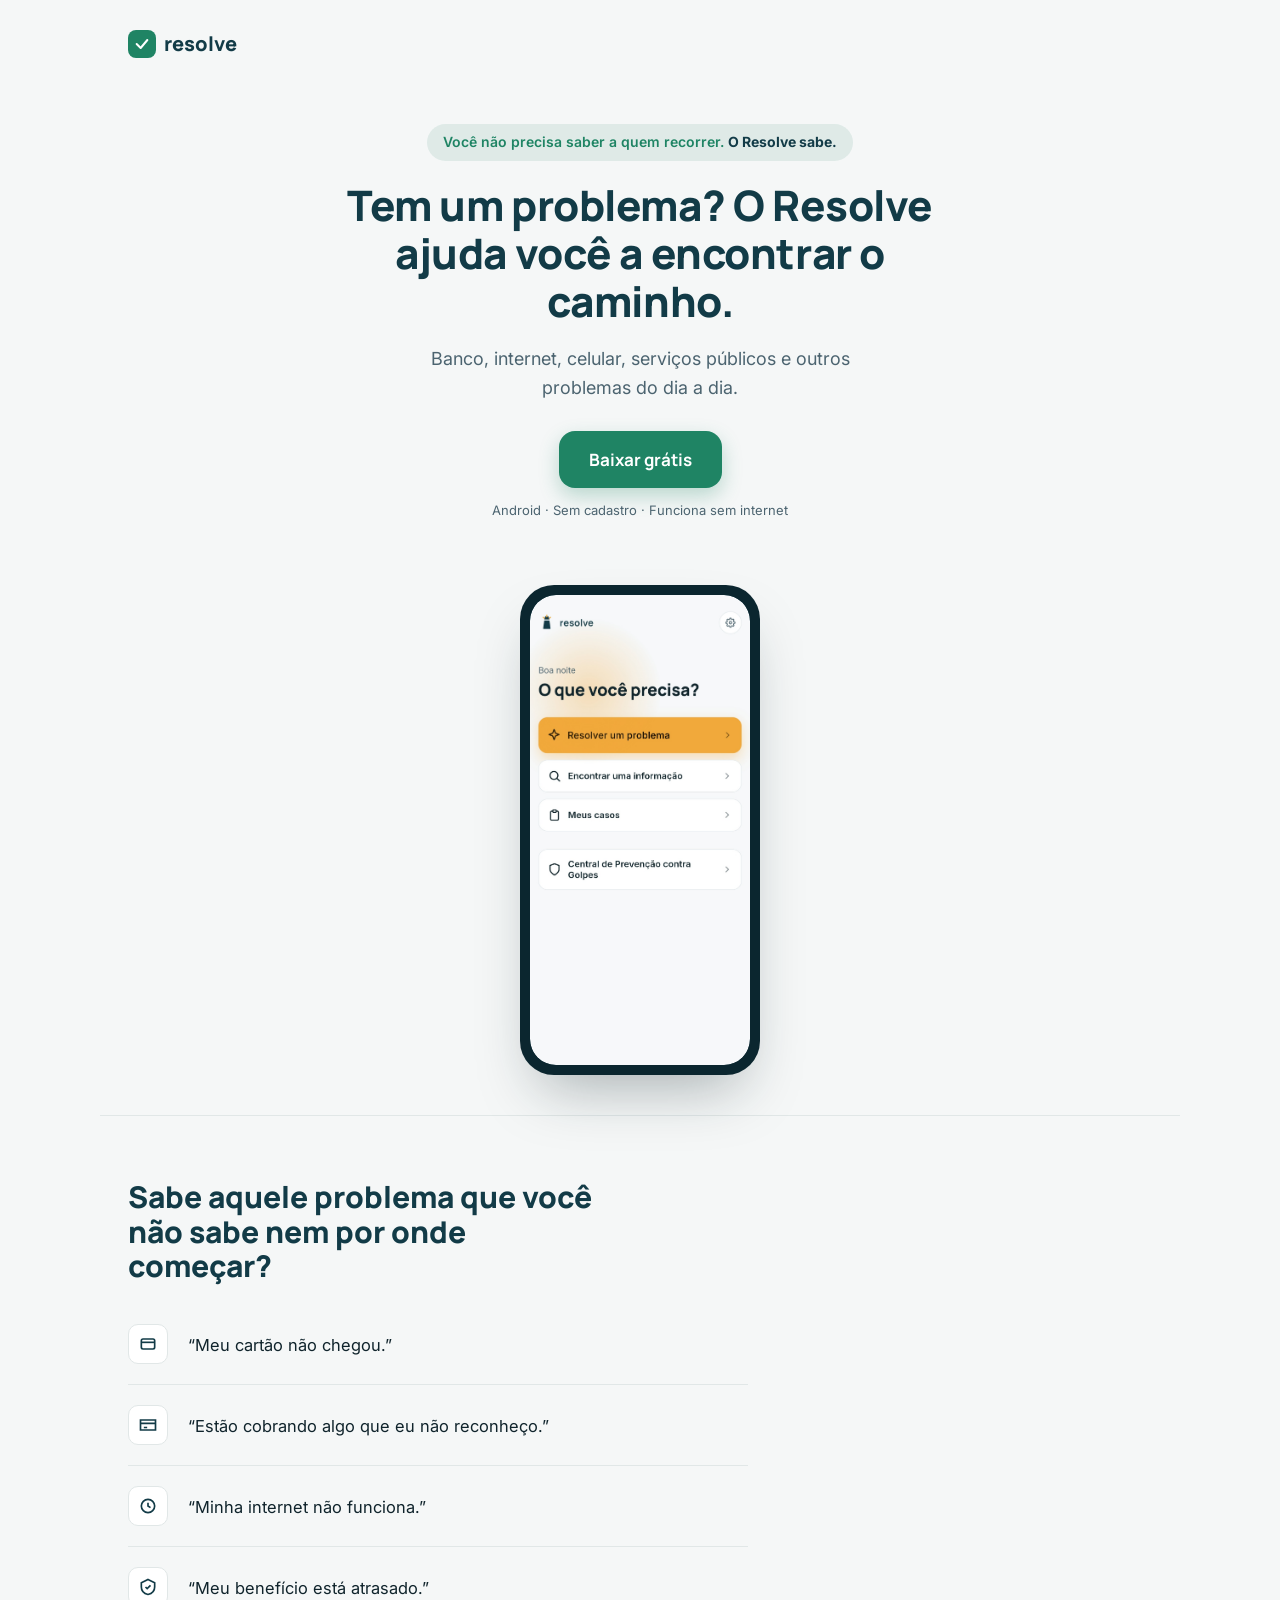
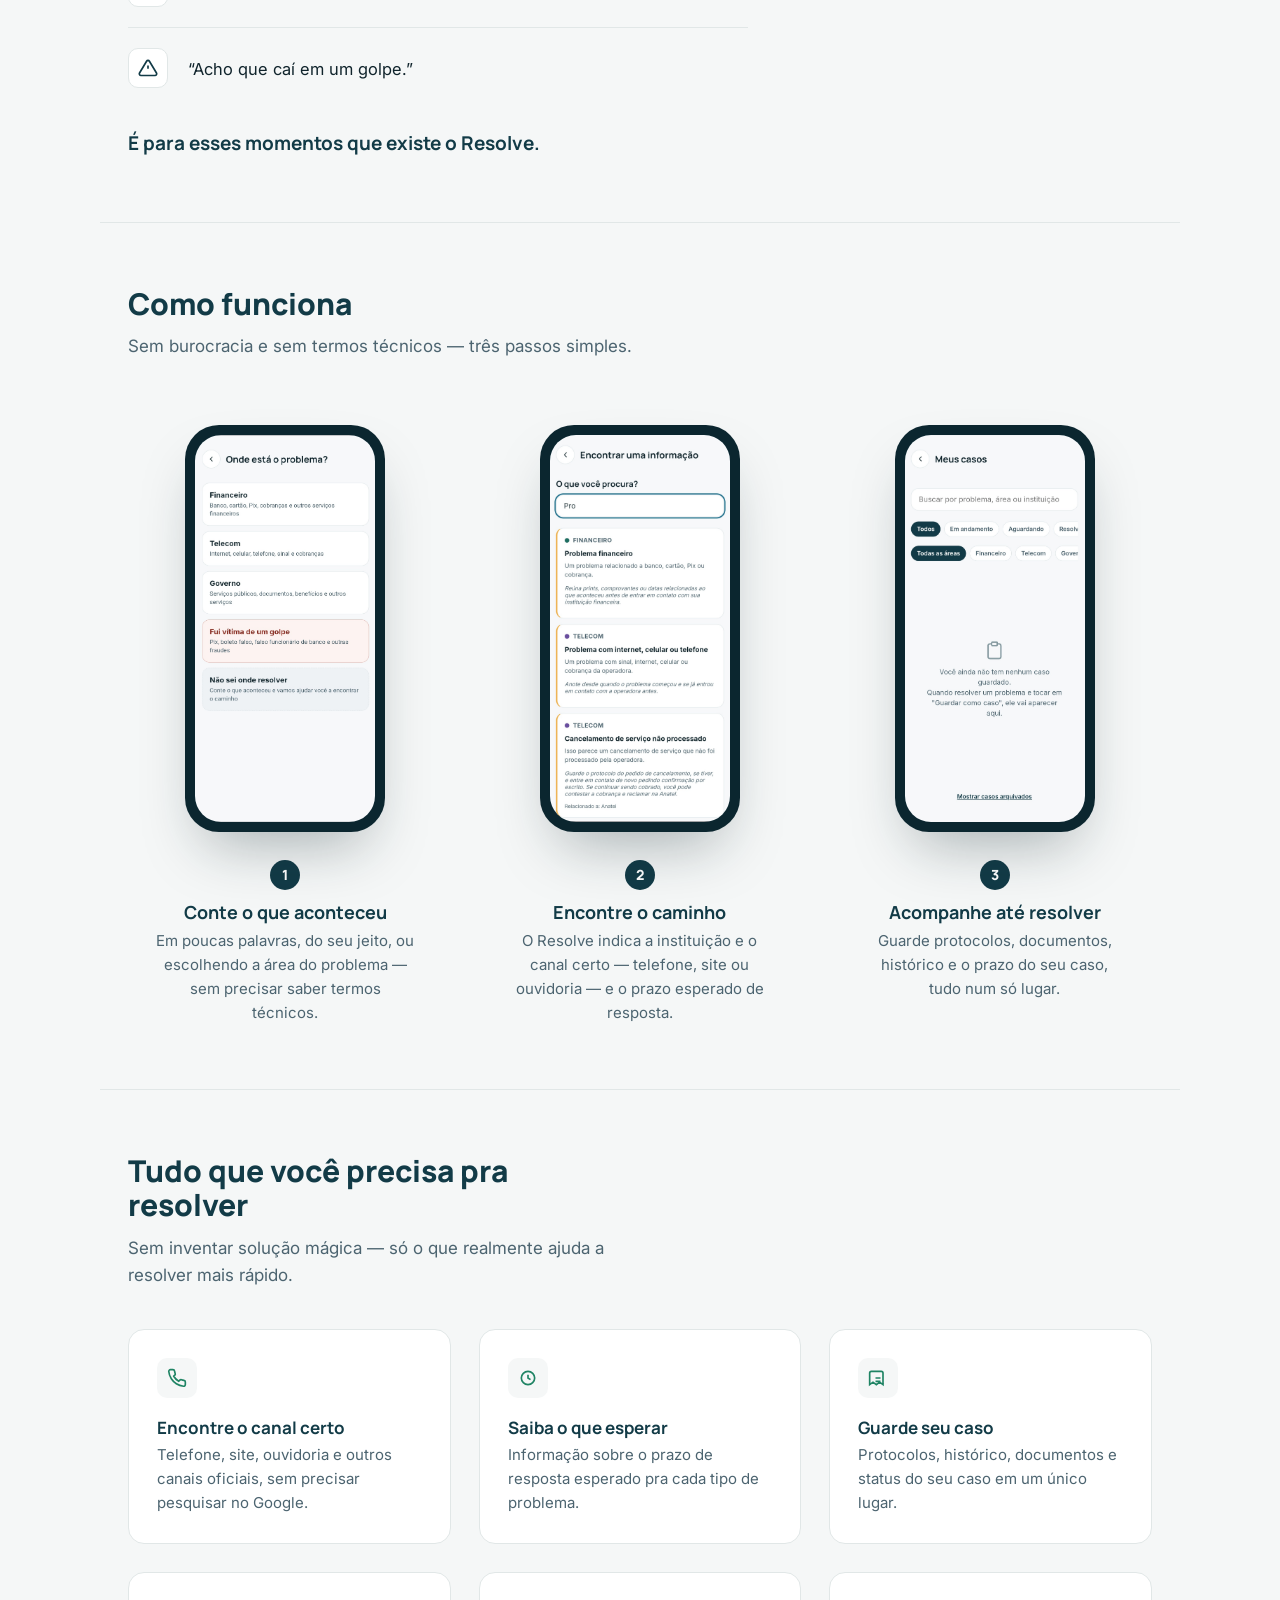
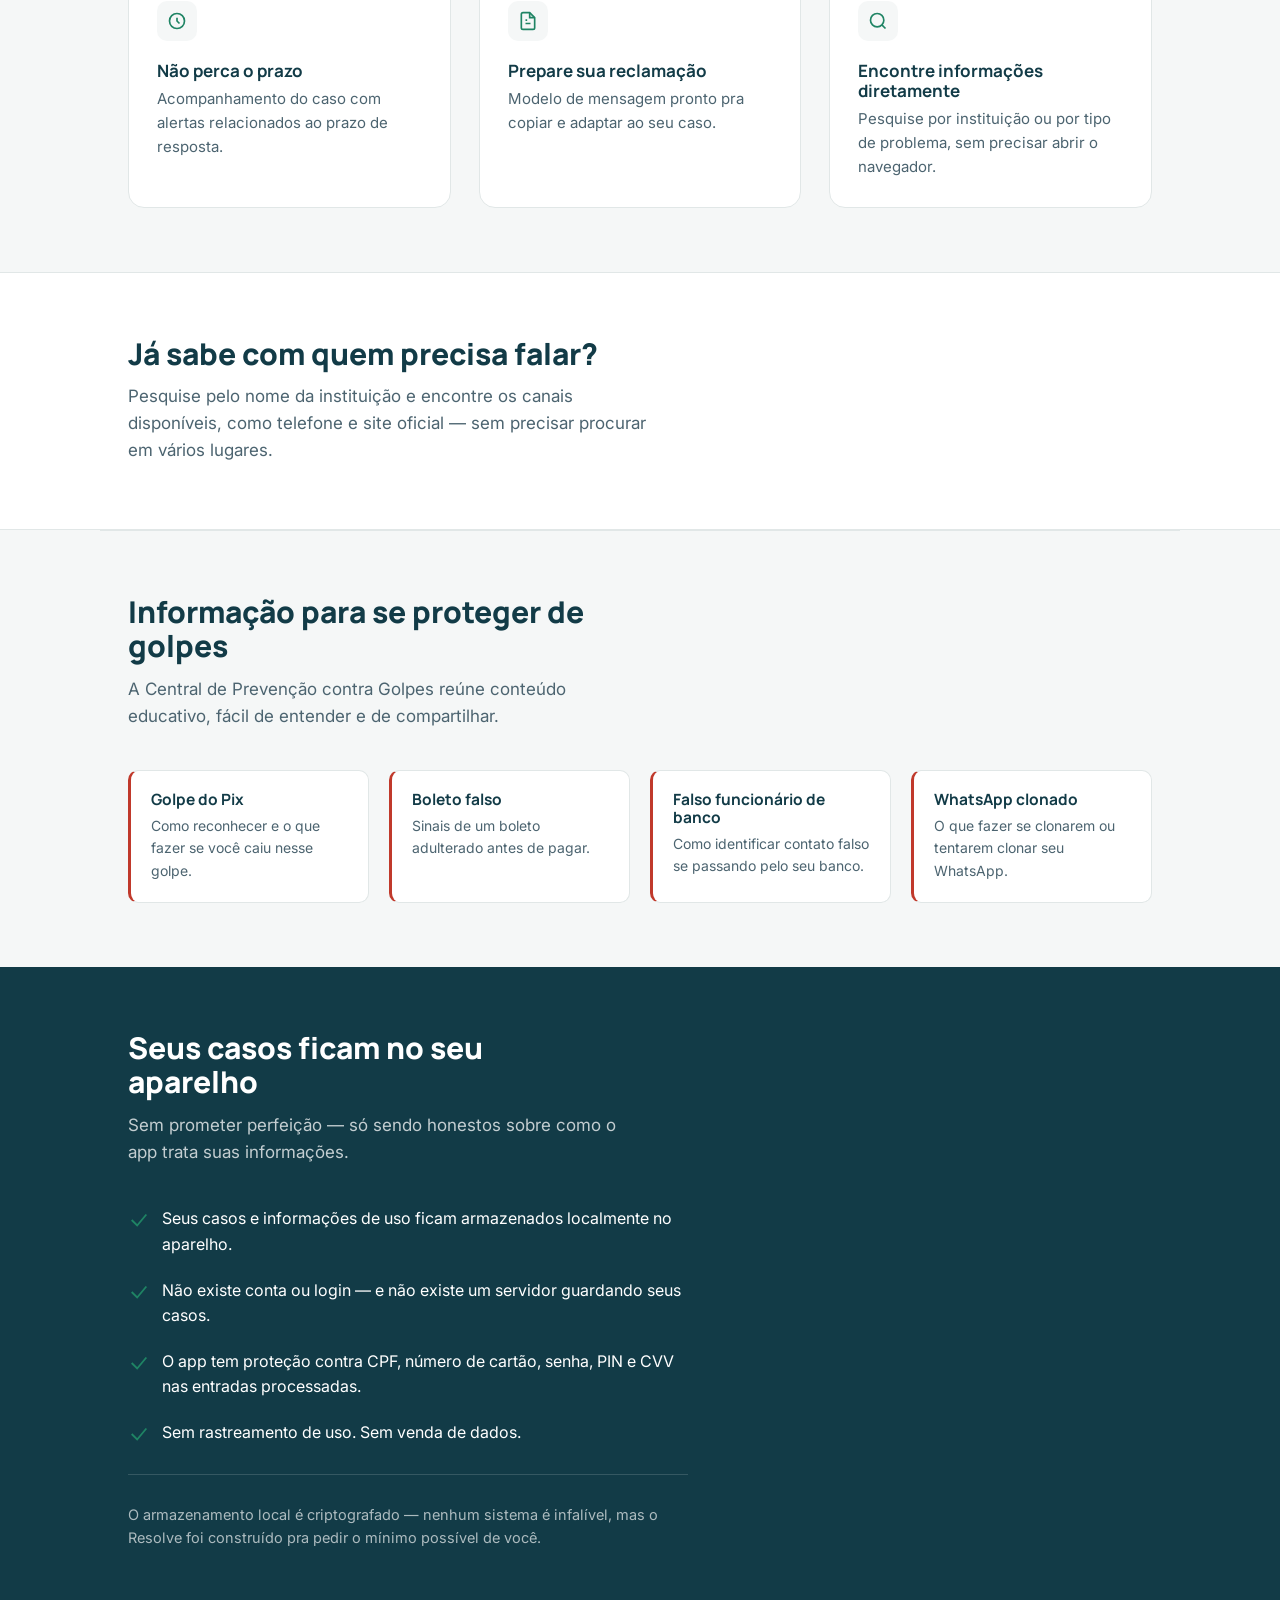
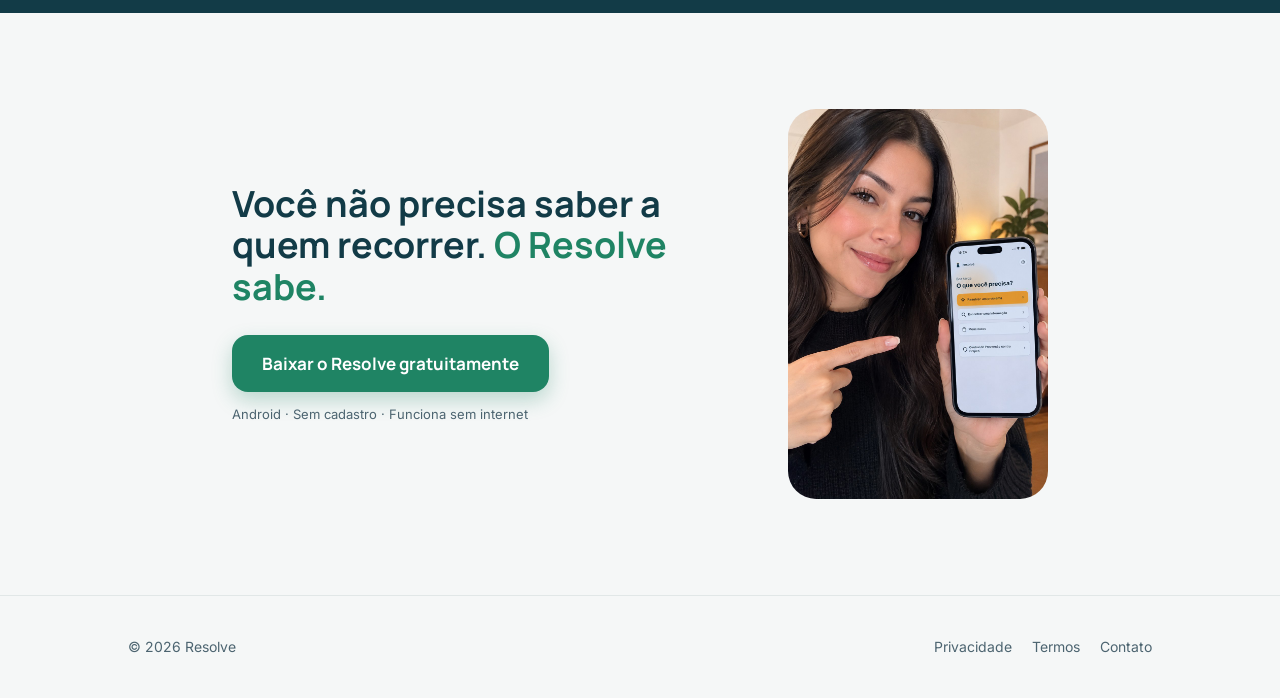
<file: index.html>
<!DOCTYPE html>
<html lang="pt-BR">
<head>
  <meta charset="UTF-8" />
  <meta name="viewport" content="width=device-width, initial-scale=1" />
  <title>Resolve — Você não precisa saber a quem recorrer</title>
  <meta name="description" content="O Resolve mostra o canal certo pra resolver problemas com banco, internet e serviços públicos — e ajuda a acompanhar até resolver." />

  <!-- Open Graph / Instagram, WhatsApp, Facebook -->
  <meta property="og:type" content="website" />
  <meta property="og:title" content="Resolve — Você não precisa saber a quem recorrer" />
  <meta property="og:description" content="O canal certo, o prazo certo, e o acompanhamento até resolver. Grátis, funciona sem internet." />
  <meta property="og:image" content="assets/og-image.png" />
  <meta name="twitter:card" content="summary_large_image" />

  <link rel="icon" href="assets/favicon.svg" type="image/svg+xml" />

  <link rel="preconnect" href="https://fonts.googleapis.com">
  <link rel="preconnect" href="https://fonts.gstatic.com" crossorigin>
  <link href="https://fonts.googleapis.com/css2?family=Inter:wght@400;500;600&family=Manrope:wght@700;800&display=swap" rel="stylesheet">

  <link rel="stylesheet" href="css/styles.css" />
</head>
<body>

  <header class="cabecalho">
    <div class="container">
      <a class="marca-site" href="#topo">
        <span class="marca-selo">
          <svg viewBox="0 0 24 24" fill="none" stroke="#fff" stroke-width="3" stroke-linecap="round" stroke-linejoin="round"><path d="M4 12l6 6L20 6"/></svg>
        </span>
        resolve
      </a>
    </div>
  </header>

  <main id="topo">

    <!-- ================= HERO ================= -->
    <section class="hero">
      <div class="container">
        <div class="hero-conteudo">
          <p class="hero-kicker">Você não precisa saber a quem recorrer. <strong>O Resolve sabe.</strong></p>
          <h1> Tem um problema? 
            O Resolve ajuda você a encontrar o caminho.</h1>
          <p class="hero-sub">Banco, internet, celular, serviços públicos e outros problemas do dia a dia.</p>

          <a class="botao-baixar" href="#" id="link-baixar-hero" data-amazon-link="PENDENTE">
            Baixar grátis
          </a>
          <p class="hero-micro">Android · Sem cadastro · Funciona sem internet</p>
        </div>

        <div class="moldura-fone moldura-fone-hero">
          <div class="moldura-fone-tela">
            <img src="assets/screenshots/tela-resolve.jpg" alt="Tela inicial do aplicativo Resolve" draggable="false" />
          </div>
        </div>
      </div>
    </section>

    <hr class="divisor" />

    <!-- ================= SITUAÇÕES REAIS ================= -->
    <section class="bloco">
      <div class="container">
        <h2 class="bloco-titulo">Sabe aquele problema que você não sabe nem por onde começar?</h2>

        <div class="lista-situacoes">
          <div class="item-situacao">
            <span class="icone"><svg viewBox="0 0 24 24" fill="none" stroke="currentColor" stroke-width="2"><rect x="4" y="6" width="16" height="12" rx="2"/><path d="M4 10h16"/></svg></span>
            <p>“Meu cartão não chegou.”</p>
          </div>
          <div class="item-situacao">
            <span class="icone"><svg viewBox="0 0 24 24" fill="none" stroke="currentColor" stroke-width="2"><path d="M3 10h18M7 15h4M3 6h18v12H3z"/></svg></span>
            <p>“Estão cobrando algo que eu não reconheço.”</p>
          </div>
          <div class="item-situacao">
            <span class="icone"><svg viewBox="0 0 24 24" fill="none" stroke="currentColor" stroke-width="2"><path d="M12 20a8 8 0 100-16 8 8 0 000 16z"/><path d="M12 8v4l3 2"/></svg></span>
            <p>“Minha internet não funciona.”</p>
          </div>
          <div class="item-situacao">
            <span class="icone"><svg viewBox="0 0 24 24" fill="none" stroke="currentColor" stroke-width="2"><path d="M9 12l2 2 4-4"/><path d="M12 3l8 4v5c0 5-3.5 8-8 9-4.5-1-8-4-8-9V7z"/></svg></span>
            <p>“Meu benefício está atrasado.”</p>
          </div>
          <div class="item-situacao">
            <span class="icone"><svg viewBox="0 0 24 24" fill="none" stroke="currentColor" stroke-width="2"><path d="M12 9v4M12 17h.01"/><path d="M10.29 3.86L1.82 18a2 2 0 001.71 3h16.94a2 2 0 001.71-3L13.71 3.86a2 2 0 00-3.42 0z"/></svg></span>
            <p>“Acho que caí em um golpe.”</p>
          </div>
        </div>

        <p class="situacoes-fechamento">É para esses momentos que existe o Resolve.</p>
      </div>
    </section>

    <hr class="divisor" />

    <!-- ================= COMO FUNCIONA (com telas reais) ================= -->
    <section class="bloco">
      <div class="container">
        <h2 class="bloco-titulo">Como funciona</h2>
        <p class="bloco-intro">Sem burocracia e sem termos técnicos — três passos simples.</p>

        <div class="passos-telas">
          <div class="passo-tela">
            <div class="moldura-fone moldura-fone-passo">
              <div class="moldura-fone-tela">
                <img src="assets/screenshots/resolve-problema.jpg" alt="Tela de escolha da área do problema no Resolve" draggable="false" />
              </div>
            </div>
            <div class="passo-tela-texto">
              <span class="passo-numero">1</span>
              <h3>Conte o que aconteceu</h3>
              <p>Em poucas palavras, do seu jeito, ou escolhendo a área do problema — sem precisar saber termos técnicos.</p>
            </div>
          </div>

          <div class="passo-tela">
            <div class="moldura-fone moldura-fone-passo">
              <div class="moldura-fone-tela">
                <img src="assets/screenshots/resolve-informacao.jpg" alt="Tela de busca de informação no Resolve" draggable="false" />
              </div>
            </div>
            <div class="passo-tela-texto">
              <span class="passo-numero">2</span>
              <h3>Encontre o caminho</h3>
              <p>O Resolve indica a instituição e o canal certo — telefone, site ou ouvidoria — e o prazo esperado de resposta.</p>
            </div>
          </div>

          <div class="passo-tela">
            <div class="moldura-fone moldura-fone-passo">
              <div class="moldura-fone-tela">
                <img src="assets/screenshots/resolve-casos.jpg" alt="Tela de Meus casos no Resolve" draggable="false" />
              </div>
            </div>
            <div class="passo-tela-texto">
              <span class="passo-numero">3</span>
              <h3>Acompanhe até resolver</h3>
              <p>Guarde protocolos, documentos, histórico e o prazo do seu caso, tudo num só lugar.</p>
            </div>
          </div>
        </div>
      </div>
    </section>

    <hr class="divisor" />

    <!-- ================= FUNCIONALIDADES ================= -->
    <section class="bloco">
      <div class="container">
        <h2 class="bloco-titulo">Tudo que você precisa pra resolver</h2>
        <p class="bloco-intro">Sem inventar solução mágica — só o que realmente ajuda a resolver mais rápido.</p>

        <div class="grade-funcionalidades">
          <div class="card-funcionalidade">
            <span class="icone"><svg viewBox="0 0 24 24" fill="none" stroke="currentColor" stroke-width="2"><path d="M22 16.92v3a2 2 0 01-2.18 2 19.79 19.79 0 01-8.63-3.07 19.5 19.5 0 01-6-6 19.79 19.79 0 01-3.07-8.67A2 2 0 014.11 2h3a2 2 0 012 1.72c.127.96.361 1.903.7 2.81a2 2 0 01-.45 2.11L8.09 9.91a16 16 0 006 6l1.27-1.27a2 2 0 012.11-.45c.907.339 1.85.573 2.81.7A2 2 0 0122 16.92z"/></svg></span>
            <h3>Encontre o canal certo</h3>
            <p>Telefone, site, ouvidoria e outros canais oficiais, sem precisar pesquisar no Google.</p>
          </div>
          <div class="card-funcionalidade">
            <span class="icone"><svg viewBox="0 0 24 24" fill="none" stroke="currentColor" stroke-width="2"><path d="M12 20a8 8 0 100-16 8 8 0 000 16z"/><path d="M12 8v4l3 2"/></svg></span>
            <h3>Saiba o que esperar</h3>
            <p>Informação sobre o prazo de resposta esperado pra cada tipo de problema.</p>
          </div>
          <div class="card-funcionalidade">
            <span class="icone"><svg viewBox="0 0 24 24" fill="none" stroke="currentColor" stroke-width="2"><path d="M9 12h6M9 16h6M8 4h8a2 2 0 012 2v14l-4-3-4 3-4-3-4 3V6a2 2 0 012-2z"/></svg></span>
            <h3>Guarde seu caso</h3>
            <p>Protocolos, histórico, documentos e status do seu caso em um único lugar.</p>
          </div>
          <div class="card-funcionalidade">
            <span class="icone"><svg viewBox="0 0 24 24" fill="none" stroke="currentColor" stroke-width="2"><path d="M12 8v4l3 3M12 3a9 9 0 100 18 9 9 0 000-18z"/></svg></span>
            <h3>Não perca o prazo</h3>
            <p>Acompanhamento do caso com alertas relacionados ao prazo de resposta.</p>
          </div>
          <div class="card-funcionalidade">
            <span class="icone"><svg viewBox="0 0 24 24" fill="none" stroke="currentColor" stroke-width="2"><path d="M14 2H6a2 2 0 00-2 2v16a2 2 0 002 2h12a2 2 0 002-2V8z"/><path d="M14 2v6h6M9 15h6M9 11h2"/></svg></span>
            <h3>Prepare sua reclamação</h3>
            <p>Modelo de mensagem pronto pra copiar e adaptar ao seu caso.</p>
          </div>
          <div class="card-funcionalidade">
            <span class="icone"><svg viewBox="0 0 24 24" fill="none" stroke="currentColor" stroke-width="2"><circle cx="11" cy="11" r="8"/><path d="M21 21l-4.35-4.35"/></svg></span>
            <h3>Encontre informações diretamente</h3>
            <p>Pesquise por instituição ou por tipo de problema, sem precisar abrir o navegador.</p>
          </div>
        </div>
      </div>
    </section>

    <!-- ================= BUSCA POR INSTITUIÇÃO ================= -->
    <section class="bloco bloco-instituicao">
      <div class="container">
        <div class="instituicao-conteudo">
          <h2 class="bloco-titulo">Já sabe com quem precisa falar?</h2>
          <p class="bloco-intro">Pesquise pelo nome da instituição e encontre os canais disponíveis, como telefone e site oficial — sem precisar procurar em vários lugares.</p>
        </div>
      </div>
    </section>

    <hr class="divisor" />

    <!-- ================= CENTRAL DE PREVENÇÃO CONTRA GOLPES ================= -->
    <section class="bloco bloco-golpes">
      <div class="container">
        <h2 class="bloco-titulo">Informação para se proteger de golpes</h2>
        <p class="bloco-intro">A Central de Prevenção contra Golpes reúne conteúdo educativo, fácil de entender e de compartilhar.</p>

        <div class="grade-golpes">
          <div class="card-golpe">
            <h3>Golpe do Pix</h3>
            <p>Como reconhecer e o que fazer se você caiu nesse golpe.</p>
          </div>
          <div class="card-golpe">
            <h3>Boleto falso</h3>
            <p>Sinais de um boleto adulterado antes de pagar.</p>
          </div>
          <div class="card-golpe">
            <h3>Falso funcionário de banco</h3>
            <p>Como identificar contato falso se passando pelo seu banco.</p>
          </div>
          <div class="card-golpe">
            <h3>WhatsApp clonado</h3>
            <p>O que fazer se clonarem ou tentarem clonar seu WhatsApp.</p>
          </div>
        </div>
      </div>
    </section>

    <!-- ================= CONFIANÇA / PRIVACIDADE ================= -->
    <section class="bloco bloco-confianca">
      <div class="container">
        <h2 class="bloco-titulo">Seus casos ficam no seu aparelho</h2>
        <p class="bloco-intro">Sem prometer perfeição — só sendo honestos sobre como o app trata suas informações.</p>

        <div class="lista-confianca">
          <div class="item-confianca">
            <svg viewBox="0 0 24 24" fill="none" stroke="currentColor" stroke-width="2"><path d="M4 12l6 6L20 6"/></svg>
            <p>Seus casos e informações de uso ficam armazenados localmente no aparelho.</p>
          </div>
          <div class="item-confianca">
            <svg viewBox="0 0 24 24" fill="none" stroke="currentColor" stroke-width="2"><path d="M4 12l6 6L20 6"/></svg>
            <p>Não existe conta ou login — e não existe um servidor guardando seus casos.</p>
          </div>
          <div class="item-confianca">
            <svg viewBox="0 0 24 24" fill="none" stroke="currentColor" stroke-width="2"><path d="M4 12l6 6L20 6"/></svg>
            <p>O app tem proteção contra CPF, número de cartão, senha, PIN e CVV nas entradas processadas.</p>
          </div>
          <div class="item-confianca">
            <svg viewBox="0 0 24 24" fill="none" stroke="currentColor" stroke-width="2"><path d="M4 12l6 6L20 6"/></svg>
            <p>Sem rastreamento de uso. Sem venda de dados.</p>
          </div>
        </div>

        <p class="confianca-rodape">O armazenamento local é criptografado — nenhum sistema é infalível, mas o Resolve foi construído pra pedir o mínimo possível de você.</p>
      </div>
    </section>

    <!-- ================= CTA FINAL ================= -->
    <section class="cta-final">
      <div class="container">
        <div class="cta-final-grade">
          <div class="cta-final-texto">
            <h2>Você não precisa saber a quem recorrer. <span class="destaque">O Resolve sabe.</span></h2>
            <a class="botao-baixar" href="#" id="link-baixar-final" data-amazon-link="PENDENTE">
              Baixar o Resolve gratuitamente
            </a>
            <p class="hero-micro">Android · Sem cadastro · Funciona sem internet</p>
          </div>
          <div class="cta-final-imagem">
            <img src="assets/pessoa-usando.jpg" alt="Pessoa usando o aplicativo Resolve no celular" draggable="false" />
          </div>
        </div>
      </div>
    </section>

  </main>

  <footer class="rodape">
    <div class="container rodape-linhas">
      <span>© 2026 Resolve</span>
      <div class="rodape-links">
        <a href="privacidade.html">Privacidade</a>
        <a href="termos.html">Termos</a>
        <a href="mailto:theusp.ferreira@gmail.com">Contato</a>
      </div>
    </div>
  </footer>

  <script src="js/main.js"></script>
  <script src="js/protecao-imagens.js"></script>
</body>
</html>
</file>
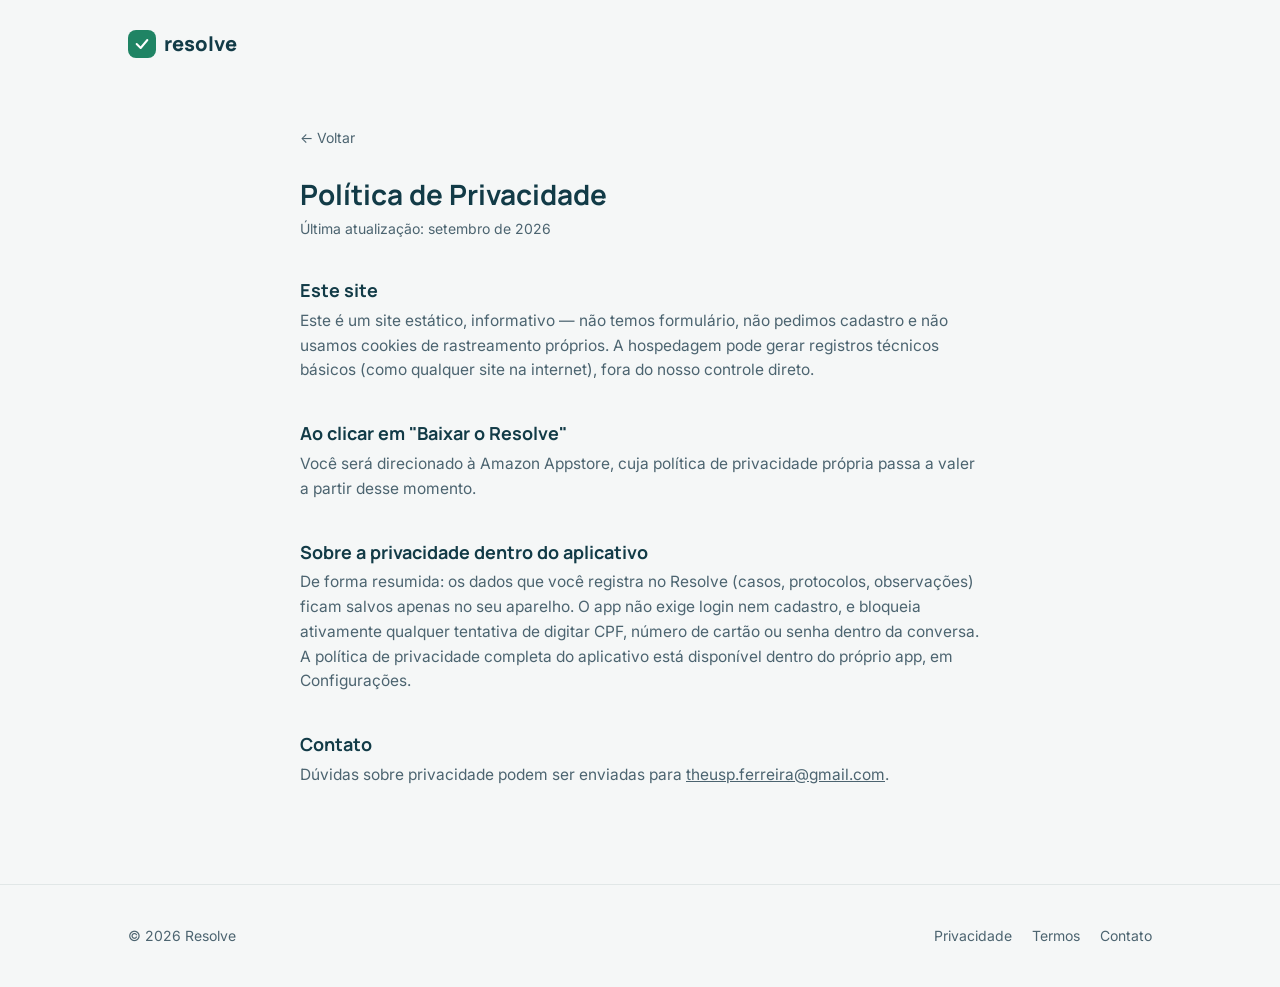
<file: privacidade.html>
<!DOCTYPE html>
<html lang="pt-BR">
<head>
  <meta charset="UTF-8" />
  <meta name="viewport" content="width=device-width, initial-scale=1" />
  <title>Privacidade — Resolve</title>
  <link rel="icon" href="assets/favicon.svg" type="image/svg+xml" />
  <link rel="preconnect" href="https://fonts.googleapis.com">
  <link href="https://fonts.googleapis.com/css2?family=Inter:wght@400;500;600&family=Manrope:wght@700;800&display=swap" rel="stylesheet">
  <link rel="stylesheet" href="css/styles.css" />
</head>
<body>
  <header class="cabecalho">
    <div class="container">
      <a class="marca-site" href="index.html">
        <span class="marca-selo">
          <svg viewBox="0 0 24 24" fill="none" stroke="#fff" stroke-width="3" stroke-linecap="round" stroke-linejoin="round"><path d="M4 12l6 6L20 6"/></svg>
        </span>
        resolve
      </a>
    </div>
  </header>

  <main class="container">
    <div class="pagina-legal">
      <a class="voltar-inicio" href="index.html">← Voltar</a>
      <h1>Política de Privacidade</h1>
      <p class="atualizado">Última atualização: setembro de 2026</p>

      <h2>Este site</h2>
      <p>Este é um site estático, informativo — não temos formulário, não pedimos cadastro e não usamos cookies de rastreamento próprios. A hospedagem pode gerar registros técnicos básicos (como qualquer site na internet), fora do nosso controle direto.</p>

      <h2>Ao clicar em "Baixar o Resolve"</h2>
      <p>Você será direcionado à Amazon Appstore, cuja política de privacidade própria passa a valer a partir desse momento.</p>

      <h2>Sobre a privacidade dentro do aplicativo</h2>
      <p>De forma resumida: os dados que você registra no Resolve (casos, protocolos, observações) ficam salvos apenas no seu aparelho. O app não exige login nem cadastro, e bloqueia ativamente qualquer tentativa de digitar CPF, número de cartão ou senha dentro da conversa. A política de privacidade completa do aplicativo está disponível dentro do próprio app, em Configurações.</p>

      <h2>Contato</h2>
      <p>Dúvidas sobre privacidade podem ser enviadas para <a href="mailto:theusp.ferreira@gmail.com">theusp.ferreira@gmail.com</a>.</p>
    </div>
  </main>

  <footer class="rodape">
    <div class="container rodape-linhas">
      <span>© 2026 Resolve</span>
      <div class="rodape-links">
        <a href="privacidade.html">Privacidade</a>
        <a href="termos.html">Termos</a>
        <a href="mailto:theusp.ferreira@gmail.com">Contato</a>
      </div>
    </div>
  </footer>
</body>
</html>
</file>
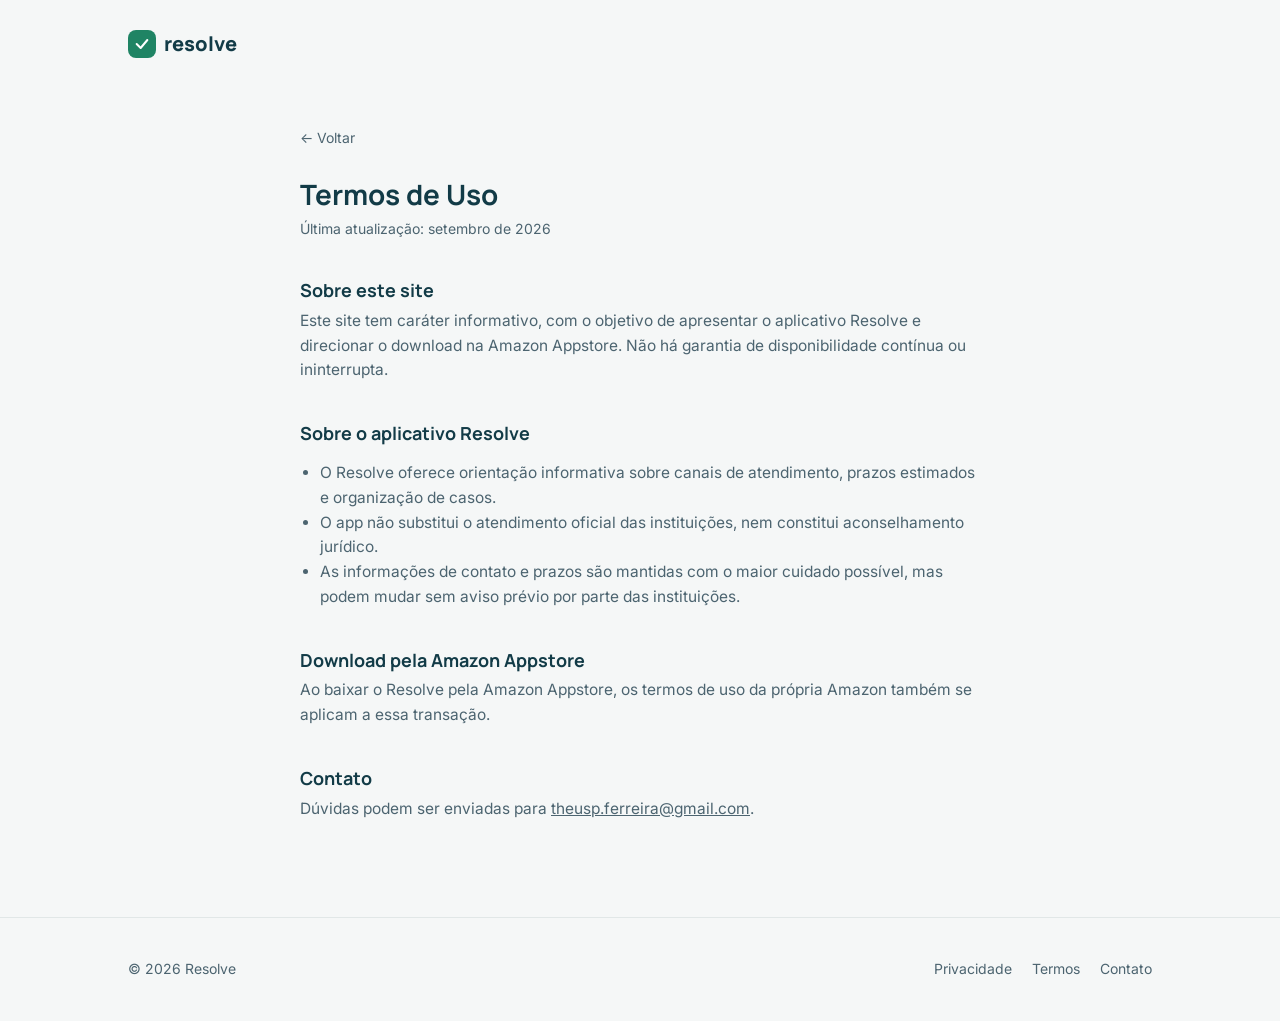
<file: termos.html>
<!DOCTYPE html>
<html lang="pt-BR">
<head>
  <meta charset="UTF-8" />
  <meta name="viewport" content="width=device-width, initial-scale=1" />
  <title>Termos de Uso — Resolve</title>
  <link rel="icon" href="assets/favicon.svg" type="image/svg+xml" />
  <link rel="preconnect" href="https://fonts.googleapis.com">
  <link href="https://fonts.googleapis.com/css2?family=Inter:wght@400;500;600&family=Manrope:wght@700;800&display=swap" rel="stylesheet">
  <link rel="stylesheet" href="css/styles.css" />
</head>
<body>
  <header class="cabecalho">
    <div class="container">
      <a class="marca-site" href="index.html">
        <span class="marca-selo">
          <svg viewBox="0 0 24 24" fill="none" stroke="#fff" stroke-width="3" stroke-linecap="round" stroke-linejoin="round"><path d="M4 12l6 6L20 6"/></svg>
        </span>
        resolve
      </a>
    </div>
  </header>

  <main class="container">
    <div class="pagina-legal">
      <a class="voltar-inicio" href="index.html">← Voltar</a>
      <h1>Termos de Uso</h1>
      <p class="atualizado">Última atualização: setembro de 2026</p>

      <h2>Sobre este site</h2>
      <p>Este site tem caráter informativo, com o objetivo de apresentar o aplicativo Resolve e direcionar o download na Amazon Appstore. Não há garantia de disponibilidade contínua ou ininterrupta.</p>

      <h2>Sobre o aplicativo Resolve</h2>
      <ul>
        <li>O Resolve oferece orientação informativa sobre canais de atendimento, prazos estimados e organização de casos.</li>
        <li>O app não substitui o atendimento oficial das instituições, nem constitui aconselhamento jurídico.</li>
        <li>As informações de contato e prazos são mantidas com o maior cuidado possível, mas podem mudar sem aviso prévio por parte das instituições.</li>
      </ul>

      <h2>Download pela Amazon Appstore</h2>
      <p>Ao baixar o Resolve pela Amazon Appstore, os termos de uso da própria Amazon também se aplicam a essa transação.</p>

      <h2>Contato</h2>
      <p>Dúvidas podem ser enviadas para <a href="mailto:theusp.ferreira@gmail.com">theusp.ferreira@gmail.com</a>.</p>
    </div>
  </main>

  <footer class="rodape">
    <div class="container rodape-linhas">
      <span>© 2026 Resolve</span>
      <div class="rodape-links">
        <a href="privacidade.html">Privacidade</a>
        <a href="termos.html">Termos</a>
        <a href="mailto:theusp.ferreira@gmail.com">Contato</a>
      </div>
    </div>
  </footer>
</body>
</html>
</file>
<file: css/styles.css>
/* ============================================================
   Resolve — landing page de aquisição
   Tokens de marca alinhados ao app (mesma cor, mesma tipografia)
   ============================================================ */

:root {
  --ink: #10242C;
  --ink-soft: #4C6470;
  --brand: #123B47;
  --brand-deep: #0B262F;
  --accent: #1F8464;
  --accent-ink: #FFFFFF;
  --bg: #F5F7F7;
  --surface: #FFFFFF;
  --border: #E1E7E7;

  --font-display: 'Manrope', sans-serif;
  --font-body: 'Inter', sans-serif;

  --radius-sm: 10px;
  --radius-md: 16px;
  --radius-lg: 28px;

  --space-2: 8px;
  --space-3: 12px;
  --space-4: 20px;
  --space-5: 28px;
  --space-6: 40px;
  --space-7: 64px;
  --space-8: 96px;

  --max-w: 1080px;
}

* { box-sizing: border-box; }

html {
  scroll-behavior: smooth;
}

body {
  margin: 0;
  background: var(--bg);
  color: var(--ink);
  font-family: var(--font-body);
  font-size: 17px;
  line-height: 1.6;
  -webkit-font-smoothing: antialiased;
}

h1, h2, h3 {
  font-family: var(--font-display);
  color: var(--brand);
  line-height: 1.15;
  margin: 0;
}

p { margin: 0; }

a { color: inherit; }

img {
  max-width: 100%;
  display: block;
  -webkit-user-select: none;
  -moz-user-select: none;
  user-select: none;
  -webkit-touch-callout: none;
  -webkit-user-drag: none;
  user-drag: none;
  pointer-events: auto;
}

.container {
  max-width: var(--max-w);
  margin: 0 auto;
  padding: 0 var(--space-5);
}

/* ---------- Cabeçalho ---------- */

.cabecalho {
  padding: var(--space-5) 0 0;
}

.marca-site {
  display: inline-flex;
  align-items: center;
  gap: var(--space-2);
  font-family: var(--font-display);
  font-weight: 800;
  font-size: 20px;
  color: var(--brand);
  text-decoration: none;
}

.marca-site .marca-selo {
  width: 28px;
  height: 28px;
  border-radius: 8px;
  background: var(--accent);
  display: flex;
  align-items: center;
  justify-content: center;
}

.marca-site .marca-selo svg { width: 16px; height: 16px; }

/* ---------- Hero ---------- */

.hero {
  padding: var(--space-7) 0 var(--space-6);
  text-align: center;
}

.hero-conteudo {
  max-width: 640px;
  margin: 0 auto;
  opacity: 0;
  transform: translateY(14px);
  animation: entra-hero 0.7s ease-out 0.1s forwards;
}

@keyframes entra-hero {
  to { opacity: 1; transform: translateY(0); }
}

@media (prefers-reduced-motion: reduce) {
  .hero-conteudo { animation: none; opacity: 1; transform: none; }
}

.hero-kicker {
  display: inline-block;
  font-size: 14px;
  font-weight: 600;
  color: var(--accent);
  background: rgba(31, 132, 100, 0.1);
  padding: 7px 16px;
  border-radius: 100px;
  margin-bottom: var(--space-4);
}

.hero-kicker strong { color: var(--brand); }

.hero h1 {
  font-size: clamp(30px, 5vw, 42px);
  font-weight: 800;
  letter-spacing: -0.01em;
}

.hero-sub {
  margin-top: var(--space-4);
  font-size: 18px;
  color: var(--ink-soft);
  max-width: 480px;
  margin-left: auto;
  margin-right: auto;
}

.botao-baixar {
  display: inline-flex;
  align-items: center;
  gap: var(--space-2);
  margin-top: var(--space-5);
  background: var(--accent);
  color: var(--accent-ink);
  font-family: var(--font-display);
  font-weight: 700;
  font-size: 17px;
  padding: 15px 30px;
  border-radius: var(--radius-md);
  text-decoration: none;
  border: none;
  cursor: pointer;
  transition: transform 0.15s ease, box-shadow 0.15s ease;
  box-shadow: 0 8px 20px rgba(31, 132, 100, 0.28);
}

.botao-baixar:hover {
  transform: translateY(-2px);
  box-shadow: 0 12px 26px rgba(31, 132, 100, 0.34);
}

.hero-micro {
  margin-top: var(--space-3);
  font-size: 13px;
  color: var(--ink-soft);
}

/* ---------- Moldura de telefone (hero + galeria) ---------- */

.moldura-fone {
  position: relative;
  width: 240px;
  height: 490px;
  margin: var(--space-7) auto 0;
  background: var(--brand-deep);
  border-radius: 34px;
  padding: 10px;
  box-shadow: 0 30px 60px -20px rgba(16, 36, 44, 0.35);
}

.moldura-fone-tela {
  width: 100%;
  height: 100%;
  border-radius: 26px;
  background: linear-gradient(160deg, var(--brand) 0%, #0E2E38 100%);
  display: flex;
  align-items: center;
  justify-content: center;
  flex-direction: column;
  gap: var(--space-2);
  color: rgba(255,255,255,0.55);
  text-align: center;
  padding: var(--space-4);
}

.moldura-fone-tela svg { width: 30px; height: 30px; opacity: 0.6; }

.moldura-fone-tela span {
  font-size: 13px;
  font-family: var(--font-body);
}

.moldura-fone-tela img {
width: 100%;
height: 100%;
object-fit: cover;
border-radius: 26px;
}

/* ---------- Divisor ---------- */

.divisor {
  border: none;
  border-top: 1px solid var(--border);
  max-width: var(--max-w);
  margin: 0 auto;
}

/* ---------- Seções gerais ---------- */

section.bloco {
  padding: var(--space-7) 0;
}

.bloco-titulo {
  font-size: clamp(24px, 4vw, 30px);
  font-weight: 800;
  max-width: 480px;
}

.bloco-intro {
  margin-top: var(--space-3);
  color: var(--ink-soft);
  max-width: 520px;
}

/* ---------- Lista de situações ---------- */

.lista-situacoes {
  margin-top: var(--space-6);
  display: flex;
  flex-direction: column;
  gap: var(--space-4);
  max-width: 620px;
}

.item-situacao {
  display: flex;
  align-items: flex-start;
  gap: var(--space-4);
  padding-bottom: var(--space-4);
  border-bottom: 1px solid var(--border);
}

.item-situacao:last-child { border-bottom: none; padding-bottom: 0; }

.item-situacao .icone {
  flex-shrink: 0;
  width: 40px;
  height: 40px;
  border-radius: var(--radius-sm);
  background: var(--surface);
  border: 1px solid var(--border);
  display: flex;
  align-items: center;
  justify-content: center;
}

.item-situacao .icone svg {
  width: 20px; height: 20px;
  stroke: var(--brand);
}

.item-situacao p {
  font-size: 16.5px;
  padding-top: 8px;
}

.situacoes-fechamento {
  margin-top: var(--space-6);
  font-family: var(--font-display);
  font-weight: 700;
  font-size: 19px;
  color: var(--brand);
}

/* ---------- Como funciona (com telas reais) ---------- */

.passos-telas {
  margin-top: var(--space-7);
  display: grid;
  grid-template-columns: repeat(3, 1fr);
  gap: var(--space-6);
}

.passo-tela {
  display: flex;
  flex-direction: column;
  align-items: center;
  text-align: center;
}

.moldura-fone-passo {
  width: 100%;
  max-width: 200px;
  aspect-ratio: 1080 / 2199;
  height: auto;
  margin: 0 0 var(--space-5);
}

.passo-tela-texto .passo-numero {
  display: inline-flex;
  align-items: center;
  justify-content: center;
  width: 30px;
  height: 30px;
  border-radius: 50%;
  background: var(--brand);
  color: #fff;
  font-family: var(--font-display);
  font-weight: 800;
  font-size: 14px;
  margin-bottom: var(--space-3);
}

.passo-tela-texto h3 {
  font-size: 18px;
  font-weight: 700;
}

.passo-tela-texto p {
  margin-top: 6px;
  color: var(--ink-soft);
  font-size: 15px;
  max-width: 260px;
  margin-left: auto;
  margin-right: auto;
}

@media (max-width: 780px) {
  .passos-telas {
    grid-template-columns: 1fr;
    max-width: 280px;
    margin-left: auto;
    margin-right: auto;
    gap: var(--space-8);
  }
}

/* ---------- Funcionalidades ---------- */

.grade-funcionalidades {
  margin-top: var(--space-6);
  display: grid;
  grid-template-columns: repeat(3, 1fr);
  gap: var(--space-5);
}

.card-funcionalidade {
  background: var(--surface);
  border: 1px solid var(--border);
  border-radius: var(--radius-md);
  padding: var(--space-5);
}

.card-funcionalidade .icone {
  width: 40px;
  height: 40px;
  border-radius: var(--radius-sm);
  background: var(--bg);
  display: flex;
  align-items: center;
  justify-content: center;
  margin-bottom: var(--space-4);
}

.card-funcionalidade .icone svg {
  width: 20px;
  height: 20px;
  stroke: var(--accent);
}

.card-funcionalidade h3 {
  font-size: 17px;
  font-weight: 700;
}

.card-funcionalidade p {
  margin-top: 6px;
  color: var(--ink-soft);
  font-size: 15px;
}

@media (max-width: 780px) {
  .grade-funcionalidades { grid-template-columns: 1fr 1fr; }
}

@media (max-width: 520px) {
  .grade-funcionalidades { grid-template-columns: 1fr; }
}

/* ---------- Busca por instituição ---------- */

.bloco-instituicao {
  background: var(--surface);
  border-top: 1px solid var(--border);
  border-bottom: 1px solid var(--border);
}

.instituicao-conteudo { max-width: 560px; }

/* ---------- Central de Prevenção contra Golpes ---------- */

.grade-golpes {
  margin-top: var(--space-6);
  display: grid;
  grid-template-columns: repeat(4, 1fr);
  gap: var(--space-4);
}

.card-golpe {
  background: var(--surface);
  border: 1px solid var(--border);
  border-left: 3px solid #C0392B;
  border-radius: var(--radius-sm);
  padding: var(--space-4);
}

.card-golpe h3 {
  font-size: 15.5px;
  font-weight: 700;
  color: var(--brand);
}

.card-golpe p {
  margin-top: 6px;
  color: var(--ink-soft);
  font-size: 14px;
}

@media (max-width: 780px) {
  .grade-golpes { grid-template-columns: 1fr 1fr; }
}

@media (max-width: 480px) {
  .grade-golpes { grid-template-columns: 1fr; }
}

/* ---------- Confiança ---------- */

.bloco-confianca {
  background: var(--brand);
  color: #fff;
}

.bloco-confianca .bloco-titulo,
.bloco-confianca .bloco-intro {
  color: #fff;
}

.bloco-confianca .bloco-intro { color: rgba(255,255,255,0.75); }

.lista-confianca {
  margin-top: var(--space-6);
  display: flex;
  flex-direction: column;
  gap: var(--space-4);
  max-width: 560px;
}

.item-confianca {
  display: flex;
  align-items: flex-start;
  gap: var(--space-3);
}

.item-confianca svg {
  flex-shrink: 0;
  width: 22px; height: 22px;
  stroke: var(--accent);
  margin-top: 3px;
}

.item-confianca p { font-size: 16px; }

.confianca-rodape {
  margin-top: var(--space-5);
  padding-top: var(--space-5);
  border-top: 1px solid rgba(255,255,255,0.15);
  color: rgba(255,255,255,0.65);
  font-size: 14.5px;
  max-width: 560px;
}

/* ---------- CTA final ---------- */

.cta-final {
  padding: var(--space-8) 0;
}

.cta-final-grade {
  display: flex;
  align-items: center;
  justify-content: center;
  gap: var(--space-8);
}

.cta-final-texto {
  text-align: left;
  max-width: 460px;
}

.cta-final h2 {
  font-size: clamp(26px, 5vw, 36px);
}

.cta-final .destaque { color: var(--accent); }

.cta-final-texto .botao-baixar { margin-top: var(--space-5); }

.cta-final-imagem {
  flex-shrink: 0;
  width: 260px;
}

.cta-final-imagem img {
  width: 100%;
  border-radius: var(--radius-lg);
}

@media (max-width: 780px) {
  .cta-final-grade {
    flex-direction: column-reverse;
    text-align: center;
    gap: var(--space-6);
  }
  .cta-final-texto { text-align: center; max-width: 480px; }
  .cta-final-imagem { width: 220px; }
}

/* ---------- Rodapé ---------- */

.rodape {
  padding: var(--space-6) 0;
  border-top: 1px solid var(--border);
}

.rodape-linhas {
  display: flex;
  flex-wrap: wrap;
  gap: var(--space-4);
  align-items: center;
  justify-content: space-between;
  color: var(--ink-soft);
  font-size: 14px;
}

.rodape-links {
  display: flex;
  gap: var(--space-4);
}

.rodape-links a { text-decoration: none; color: var(--ink-soft); }
.rodape-links a:hover { color: var(--brand); }

/* ---------- Páginas legais (privacidade/termos) ---------- */

.pagina-legal {
  padding: var(--space-7) 0 var(--space-8);
  max-width: 680px;
  margin: 0 auto;
}

.pagina-legal h1 {
  font-size: 28px;
  margin-bottom: var(--space-2);
}

.pagina-legal .atualizado {
  color: var(--ink-soft);
  font-size: 14px;
  margin-bottom: var(--space-6);
}

.pagina-legal h2 {
  font-size: 18px;
  margin-top: var(--space-6);
  margin-bottom: var(--space-2);
}

.pagina-legal p, .pagina-legal li {
  color: var(--ink-soft);
  font-size: 15.5px;
}

.pagina-legal ul { padding-left: 20px; }

.voltar-inicio {
  display: inline-block;
  margin-bottom: var(--space-5);
  font-size: 14px;
  color: var(--ink-soft);
  text-decoration: none;
}
.voltar-inicio:hover { color: var(--brand); }

/* ---------- Responsivo ---------- */

@media (max-width: 480px) {
  body { font-size: 16px; }
  .hero { padding-top: var(--space-6); }
  .moldura-fone { width: 210px; height: 430px; }
}

.moldura-fone-hero {
  width: 240px;
  height: 490px;
}

.moldura-fone-hero .moldura-fone-tela {
  padding: 0;
  overflow: hidden;
}

.moldura-fone-hero .moldura-fone-tela img {
  width: 100%;
  height: 100%;
  object-fit: cover;
}

.moldura-fone-passo .moldura-fone-tela {
  padding: 0;
  overflow: hidden;
}

.moldura-fone-passo .moldura-fone-tela img {
  width: 100%;
  height: 100%;
  display: block;
  object-fit: cover;
  border-radius: 16px;
}
</file>
